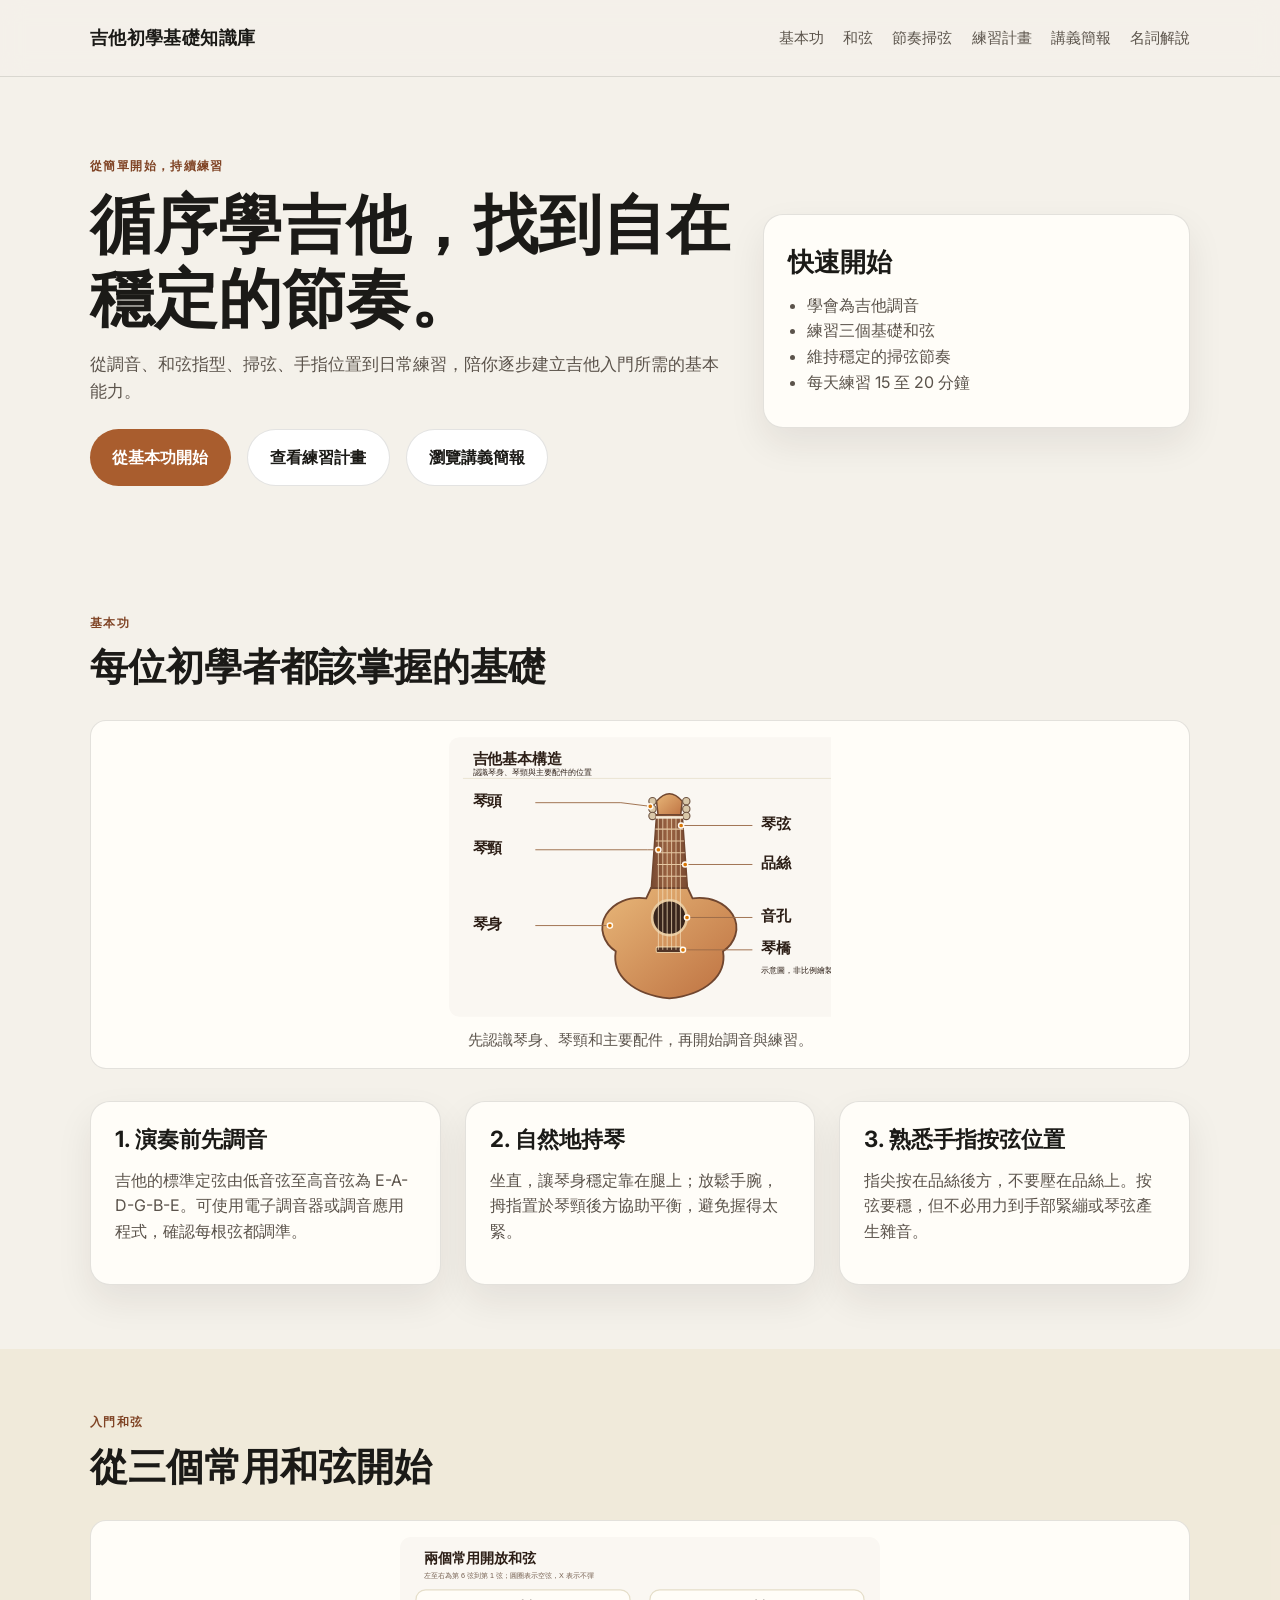
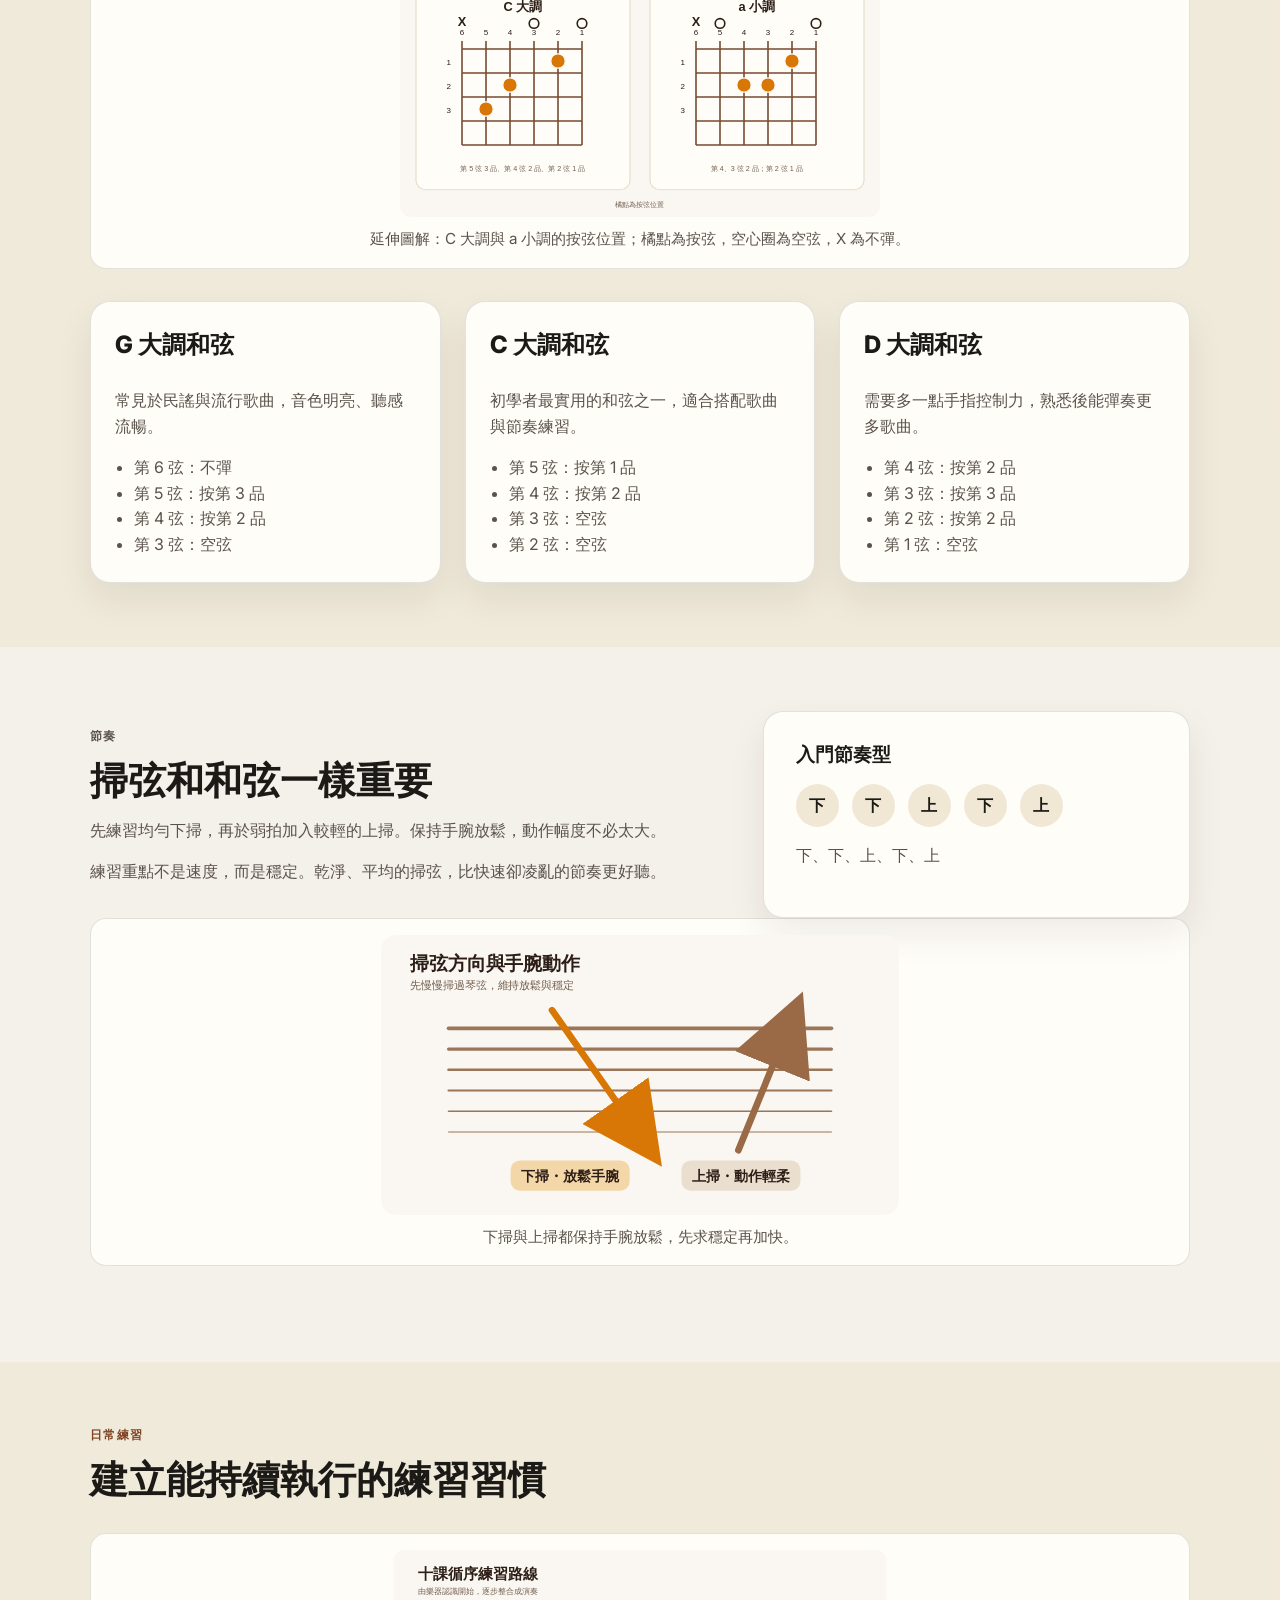
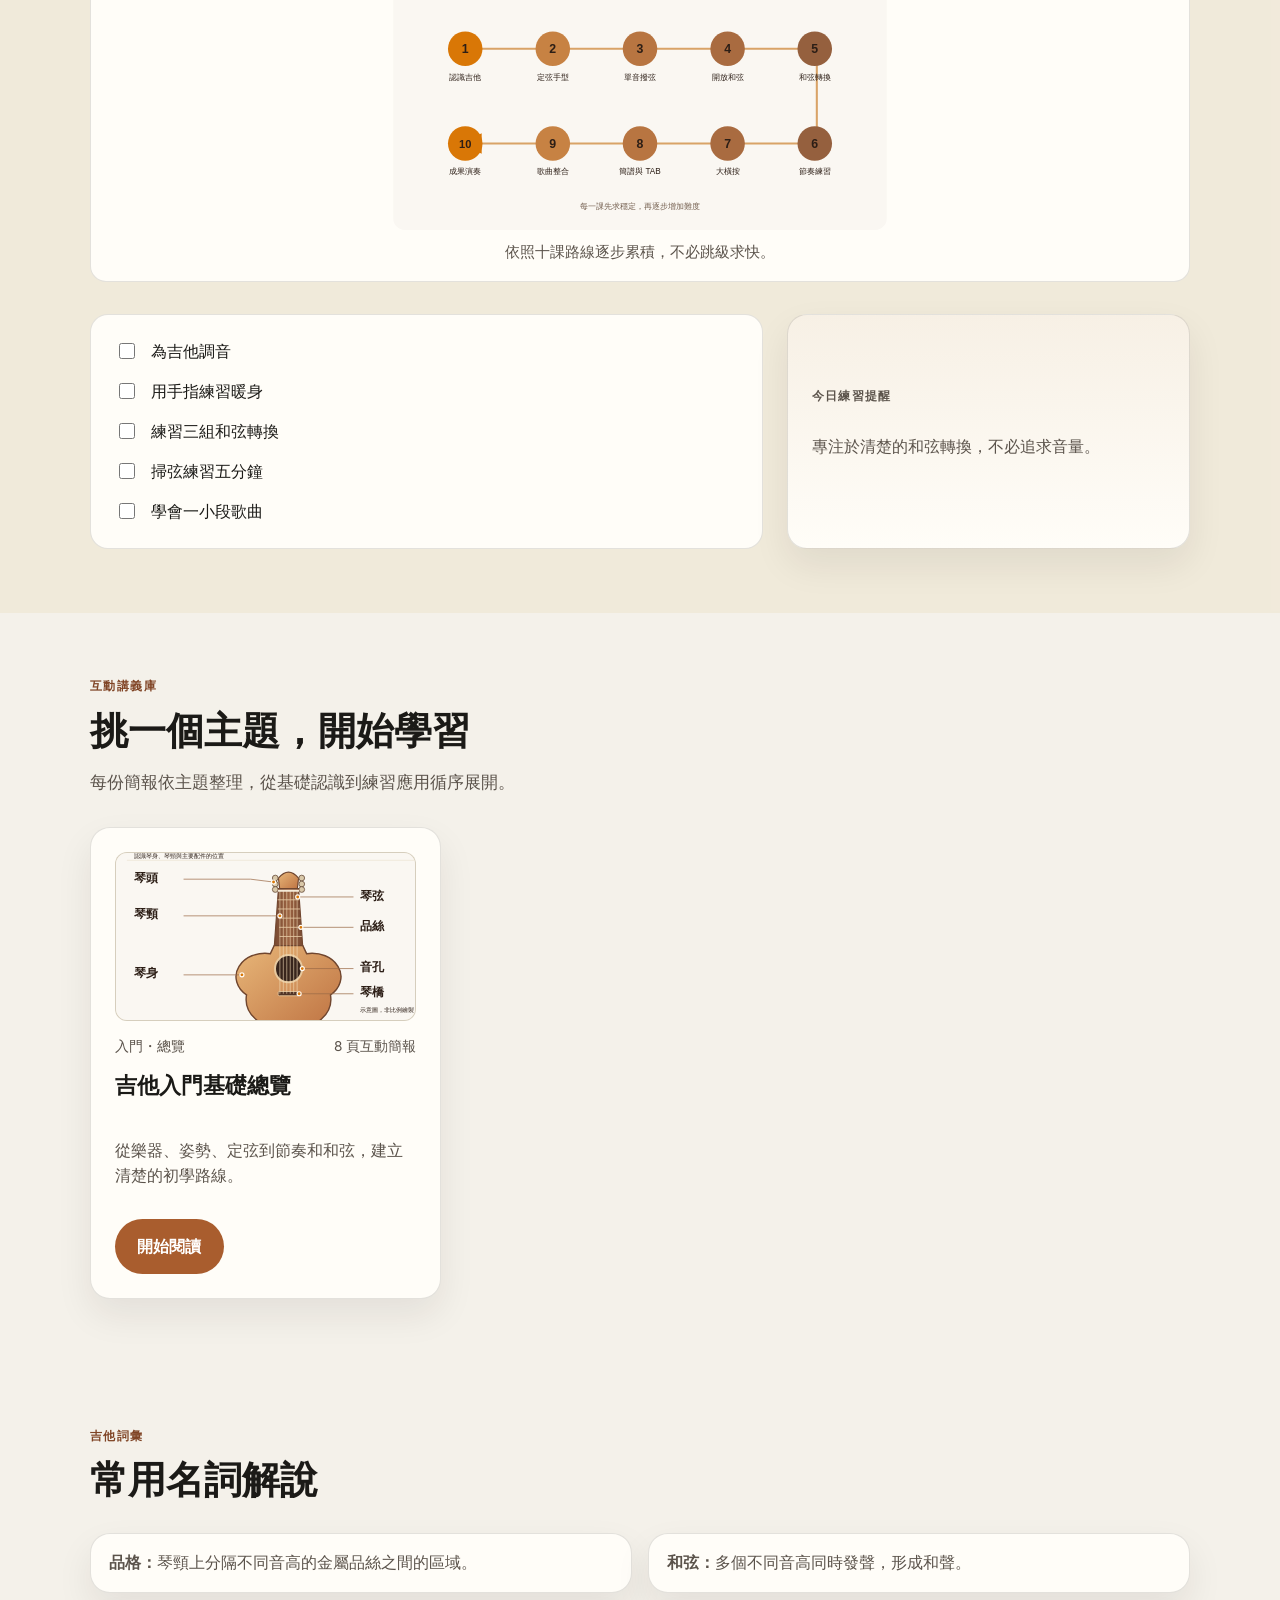
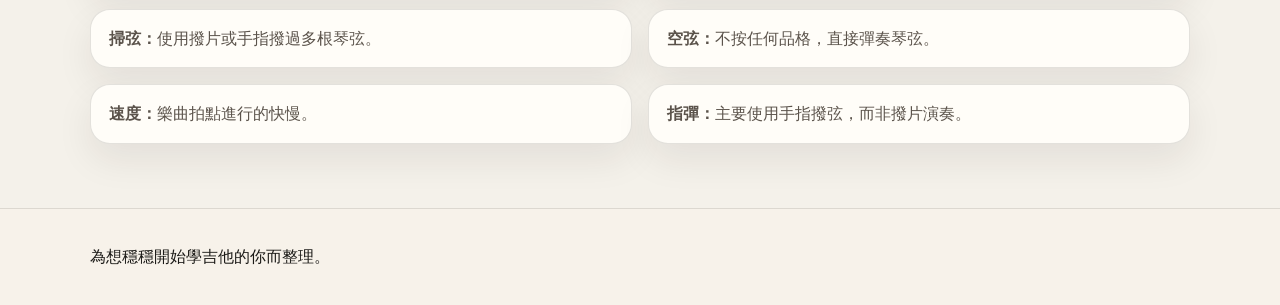
<file: index.html>
<!DOCTYPE html>
<html lang="zh-Hant">
  <head>
    <meta charset="UTF-8" />
    <meta name="viewport" content="width=device-width, initial-scale=1.0" />
    <title>吉他初學基礎知識庫</title>
    <meta
      name="description"
      content="以繁體中文整理吉他入門、和弦、掃弦、調音與練習方法。"
    />
    <link rel="preconnect" href="https://fonts.googleapis.com" />
    <link rel="preconnect" href="https://fonts.gstatic.com" crossorigin />
    <link
      href="https://fonts.googleapis.com/css2?family=Inter:wght@400;500;600;700;800&display=swap"
      rel="stylesheet"
    />
    <link rel="stylesheet" href="styles.css" />
  </head>
  <body>
    <header class="site-header">
      <div class="container nav">
        <div class="brand">吉他初學基礎知識庫</div>
        <nav class="nav-links" aria-label="主導覽">
          <a href="#basics">基本功</a>
          <a href="#chords">和弦</a>
          <a href="#strumming">節奏掃弦</a>
          <a href="#routine">練習計畫</a>
          <a href="#presentations">講義簡報</a>
          <a href="#glossary">名詞解說</a>
        </nav>
      </div>
    </header>

    <main>
      <section class="hero">
        <div class="container hero-grid">
          <div>
            <p class="eyebrow">從簡單開始，持續練習</p>
            <h1>循序學吉他，找到自在穩定的節奏。</h1>
            <p class="lead">
              從調音、和弦指型、掃弦、手指位置到日常練習，陪你逐步建立吉他入門所需的基本能力。
            </p>
            <div class="hero-actions">
              <a class="button primary" href="#basics">從基本功開始</a>
              <a class="button secondary" href="#routine">查看練習計畫</a>
              <a class="button secondary" href="#presentations">瀏覽講義簡報</a>
            </div>
          </div>
          <div class="hero-card">
            <h2>快速開始</h2>
            <ul>
              <li>學會為吉他調音</li>
              <li>練習三個基礎和弦</li>
              <li>維持穩定的掃弦節奏</li>
              <li>每天練習 15 至 20 分鐘</li>
            </ul>
          </div>
        </div>
      </section>

      <section id="basics" class="content-section">
        <div class="container">
          <div class="section-heading">
            <p class="eyebrow">基本功</p>
            <h2>每位初學者都該掌握的基礎</h2>
          </div>

          <figure class="topic-illustration is-wide">
            <img src="wiki/assets/吉他基本構造示意圖.svg" alt="吉他構造圖，標示琴頭、琴頸、琴身、琴弦、品絲、音孔與琴橋" />
            <figcaption>先認識琴身、琴頸和主要配件，再開始調音與練習。</figcaption>
          </figure>

          <div class="card-grid">
            <article class="info-card">
              <h3>1. 演奏前先調音</h3>
              <p>
                吉他的標準定弦由低音弦至高音弦為 E-A-D-G-B-E。可使用電子調音器或調音應用程式，確認每根弦都調準。
              </p>
            </article>

            <article class="info-card">
              <h3>2. 自然地持琴</h3>
              <p>
                坐直，讓琴身穩定靠在腿上；放鬆手腕，拇指置於琴頸後方協助平衡，避免握得太緊。
              </p>
            </article>

            <article class="info-card">
              <h3>3. 熟悉手指按弦位置</h3>
              <p>
                指尖按在品絲後方，不要壓在品絲上。按弦要穩，但不必用力到手部緊繃或琴弦產生雜音。
              </p>
            </article>
          </div>
        </div>
      </section>

      <section id="chords" class="content-section alt">
        <div class="container">
          <div class="section-heading">
            <p class="eyebrow">入門和弦</p>
            <h2>從三個常用和弦開始</h2>
          </div>

          <figure class="topic-illustration is-wide">
            <img src="wiki/assets/C與Am開放和弦圖.svg" alt="C 大調與 a 小調開放和弦指板圖，標示空弦、不彈弦與按弦位置" />
            <figcaption>延伸圖解：C 大調與 a 小調的按弦位置；橘點為按弦，空心圈為空弦，X 為不彈。</figcaption>
          </figure>

          <div class="card-grid chords-grid">
            <article class="chord-card">
              <span class="chord-name">G 大調和弦</span>
              <p>常見於民謠與流行歌曲，音色明亮、聽感流暢。</p>
              <ul>
                <li>第 6 弦：不彈</li>
                <li>第 5 弦：按第 3 品</li>
                <li>第 4 弦：按第 2 品</li>
                <li>第 3 弦：空弦</li>
              </ul>
            </article>

            <article class="chord-card">
              <span class="chord-name">C 大調和弦</span>
              <p>初學者最實用的和弦之一，適合搭配歌曲與節奏練習。</p>
              <ul>
                <li>第 5 弦：按第 1 品</li>
                <li>第 4 弦：按第 2 品</li>
                <li>第 3 弦：空弦</li>
                <li>第 2 弦：空弦</li>
              </ul>
            </article>

            <article class="chord-card">
              <span class="chord-name">D 大調和弦</span>
              <p>需要多一點手指控制力，熟悉後能彈奏更多歌曲。</p>
              <ul>
                <li>第 4 弦：按第 2 品</li>
                <li>第 3 弦：按第 3 品</li>
                <li>第 2 弦：按第 2 品</li>
                <li>第 1 弦：空弦</li>
              </ul>
            </article>
          </div>
        </div>
      </section>

      <section id="strumming" class="content-section">
        <div class="container">
          <div class="two-column">
            <div>
              <p class="eyebrow">節奏</p>
              <h2>掃弦和和弦一樣重要</h2>
              <p>
                先練習均勻下掃，再於弱拍加入較輕的上掃。保持手腕放鬆，動作幅度不必太大。
              </p>
              <p>
                練習重點不是速度，而是穩定。乾淨、平均的掃弦，比快速卻凌亂的節奏更好聽。
              </p>
            </div>
            <div class="pattern-box">
              <h3>入門節奏型</h3>
              <div class="pattern">
                <span>下</span>
                <span>下</span>
                <span>上</span>
                <span>下</span>
                <span>上</span>
              </div>
              <p>下、下、上、下、上</p>
            </div>
          </div>
          <figure class="topic-illustration is-wide">
            <img src="wiki/assets/上下掃弦方向圖.svg" alt="吉他六根弦上的下掃與上掃方向，以及放鬆手腕的提示" />
            <figcaption>下掃與上掃都保持手腕放鬆，先求穩定再加快。</figcaption>
          </figure>
        </div>
      </section>

      <section id="routine" class="content-section alt">
        <div class="container">
          <div class="section-heading">
            <p class="eyebrow">日常練習</p>
            <h2>建立能持續執行的練習習慣</h2>
          </div>

          <figure class="topic-illustration is-wide">
            <img src="wiki/assets/十課循序練習路線圖.svg" alt="吉他初學十課路線，從認識樂器逐步到歌曲整合與成果演奏" />
            <figcaption>依照十課路線逐步累積，不必跳級求快。</figcaption>
          </figure>

          <div class="routine-wrap">
            <div class="routine-list" id="practice-list">
              <label><input type="checkbox" /> 為吉他調音</label>
              <label><input type="checkbox" /> 用手指練習暖身</label>
              <label><input type="checkbox" /> 練習三組和弦轉換</label>
              <label><input type="checkbox" /> 掃弦練習五分鐘</label>
              <label><input type="checkbox" /> 學會一小段歌曲</label>
            </div>
            <aside class="tip-card">
              <p class="eyebrow">今日練習提醒</p>
              <p id="tip-text">專注於清楚的和弦轉換，不必追求音量。</p>
            </aside>
          </div>
        </div>
      </section>

      <section id="presentations" class="content-section">
        <div class="container">
          <div class="section-heading">
            <p class="eyebrow">互動講義庫</p>
            <h2>挑一個主題，開始學習</h2>
            <p class="lead">每份簡報依主題整理，從基礎認識到練習應用循序展開。</p>
          </div>

          <div class="card-grid presentation-grid">
            <article class="info-card presentation-card">
              <a href="outputs/2026-11-17-%E5%90%89%E4%BB%96%E5%85%A5%E9%96%80%E5%9F%BA%E7%A4%8E%E7%B8%BD%E8%A6%BD/presentation.html" aria-label="開啟吉他入門基礎總覽簡報">
                <img src="wiki/assets/吉他基本構造示意圖.svg" alt="吉他琴頭、琴頸、琴身、琴弦、品絲、音孔與琴橋構造示意圖" />
              </a>
              <div class="presentation-meta">
                <span>入門・總覽</span>
                <span>8 頁互動簡報</span>
              </div>
              <h3>吉他入門基礎總覽</h3>
              <p>從樂器、姿勢、定弦到節奏和和弦，建立清楚的初學路線。</p>
              <a class="button primary" href="outputs/2026-11-17-%E5%90%89%E4%BB%96%E5%85%A5%E9%96%80%E5%9F%BA%E7%A4%8E%E7%B8%BD%E8%A6%BD/presentation.html">開始閱讀</a>
            </article>
          </div>
        </div>
      </section>

      <section id="glossary" class="content-section">
        <div class="container">
          <div class="section-heading">
            <p class="eyebrow">吉他詞彙</p>
            <h2>常用名詞解說</h2>
          </div>

          <div class="glossary-grid">
            <div class="term"><strong>品格：</strong>琴頸上分隔不同音高的金屬品絲之間的區域。</div>
            <div class="term"><strong>和弦：</strong>多個不同音高同時發聲，形成和聲。</div>
            <div class="term"><strong>掃弦：</strong>使用撥片或手指撥過多根琴弦。</div>
            <div class="term"><strong>空弦：</strong>不按任何品格，直接彈奏琴弦。</div>
            <div class="term"><strong>速度：</strong>樂曲拍點進行的快慢。</div>
            <div class="term"><strong>指彈：</strong>主要使用手指撥弦，而非撥片演奏。</div>
          </div>
        </div>
      </section>
    </main>

    <footer class="site-footer">
      <div class="container footer-inner">
        <p>為想穩穩開始學吉他的你而整理。</p>
      </div>
    </footer>

    <script src="script.js"></script>
  </body>
</html>
</file>
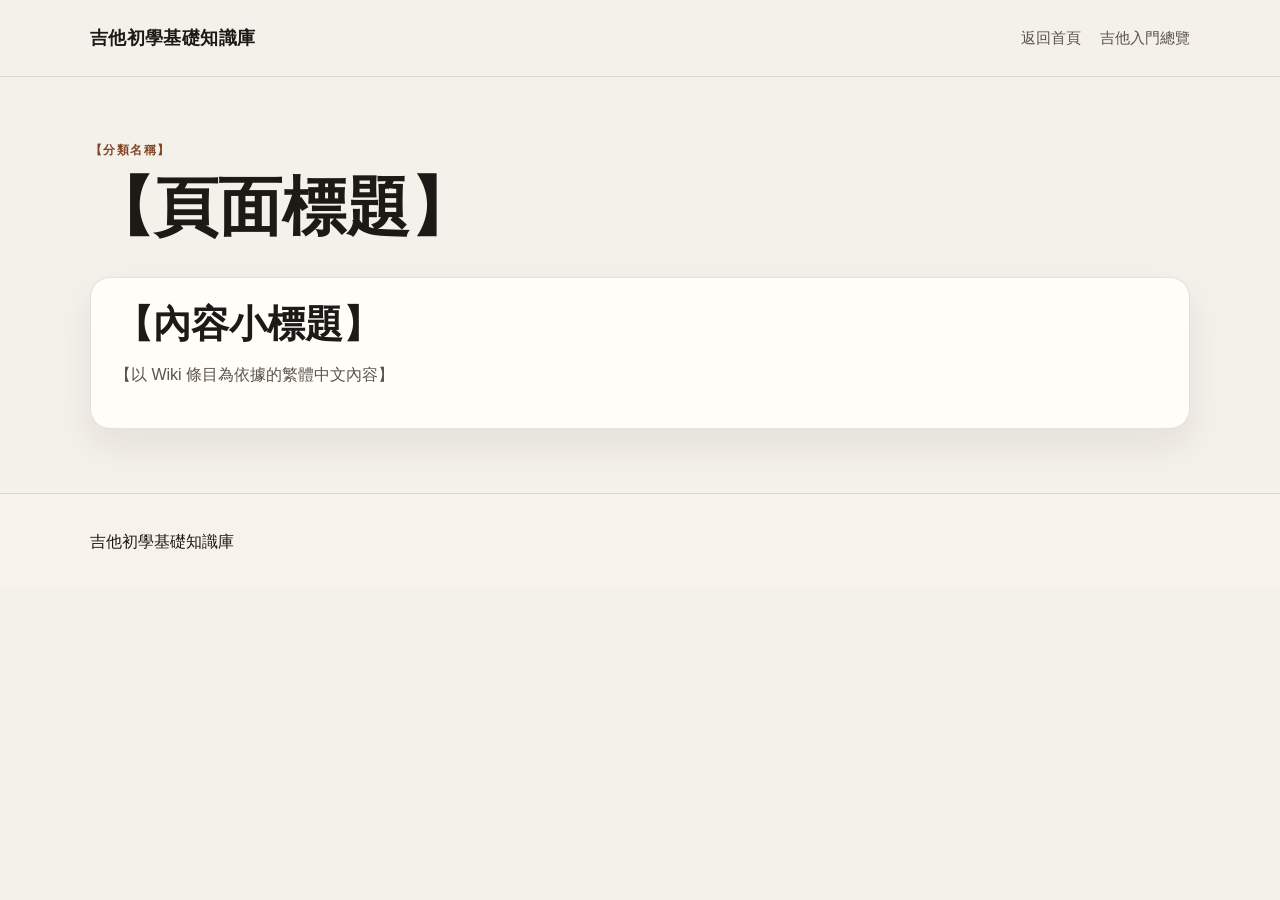
<file: templates/standalone-page.html>
<!DOCTYPE html>
<html lang="zh-Hant">
  <head>
    <meta charset="UTF-8" />
    <meta name="viewport" content="width=device-width, initial-scale=1.0" />
    <title>【頁面標題】｜吉他初學基礎知識庫</title>
    <meta name="description" content="【以繁體中文撰寫的頁面摘要】" />
    <link rel="stylesheet" href="../styles.css" />
  </head>
  <body>
    <header class="site-header">
      <div class="container nav">
        <a class="brand" href="../index.html">吉他初學基礎知識庫</a>
        <nav class="nav-links" aria-label="主導覽">
          <a href="../index.html">返回首頁</a>
          <a href="../index.html#basics">吉他入門總覽</a>
        </nav>
      </div>
    </header>

    <main>
      <section class="content-section">
        <div class="container">
          <div class="section-heading">
            <p class="eyebrow">【分類名稱】</p>
            <h1>【頁面標題】</h1>
          </div>
          <article class="info-card">
            <h2>【內容小標題】</h2>
            <p>【以 Wiki 條目為依據的繁體中文內容】</p>
          </article>
        </div>
      </section>
    </main>

    <footer class="site-footer">
      <div class="container footer-inner">
        <p>吉他初學基礎知識庫</p>
      </div>
    </footer>
  </body>
</html>
</file>
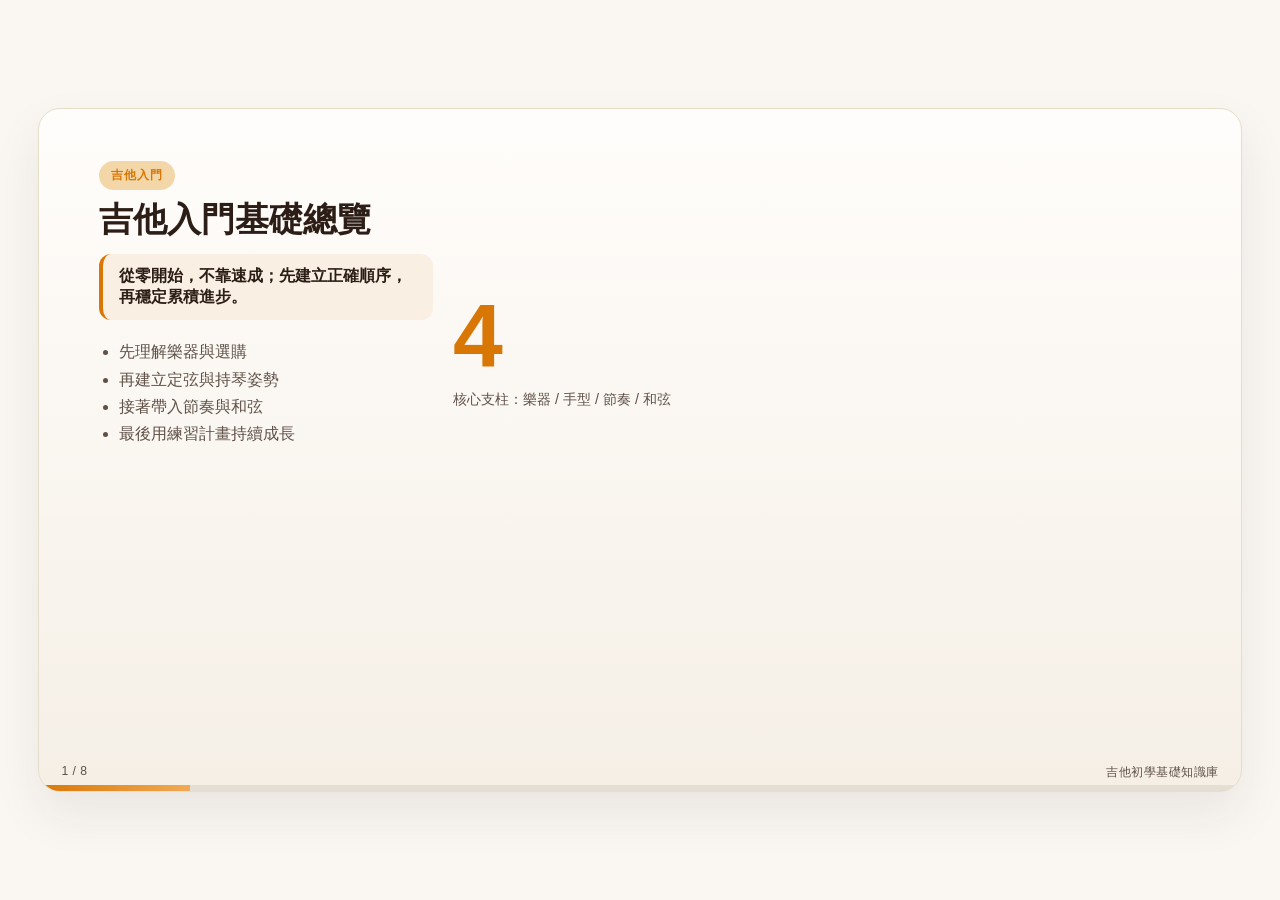
<file: outputs/2026-11-17-吉他入門基礎總覽/presentation.html>
<!DOCTYPE html>
<html lang="zh-Hant">
<head>
  <meta charset="UTF-8" />
  <meta name="viewport" content="width=device-width, initial-scale=1.0" />
  <title>吉他入門基礎總覽</title>
  <style>
    :root {
      --bg: #FAF7F2;
      --card: #FFFFFF;
      --line: #E5DEC9;
      --ink: #2C1E16;
      --muted: #5F5148;
      --accent: #D97706;
      --accent-soft: #F4D7A8;
      --warning: #B91C1C;
    }

    * { box-sizing: border-box; }
    html, body {
      margin: 0;
      height: 100%;
      background: var(--bg);
      color: var(--ink);
      font-family: "Segoe UI", "Microsoft JhengHei", sans-serif;
      overflow: hidden;
    }

    body {
      display: flex;
      align-items: center;
      justify-content: center;
    }

    .deck {
      width: min(94vw, 1280px);
      height: min(76vh, 720px);
      background: linear-gradient(180deg, #fffdfb 0%, #f5efe6 100%);
      border: 1px solid var(--line);
      border-radius: 22px;
      overflow: hidden;
      box-shadow: 0 22px 50px rgba(44, 30, 22, 0.08);
      position: relative;
    }

    .slide {
      position: absolute;
      inset: 0;
      padding: 52px 60px 68px;
      display: none;
      grid-template-rows: auto 1fr auto;
    }

    .slide.active {
      display: grid;
    }

    .slide-tag {
      display: inline-block;
      background: var(--accent-soft);
      color: var(--accent);
      font-weight: 700;
      border-radius: 999px;
      padding: 6px 12px;
      font-size: 12px;
      letter-spacing: 0.08em;
      text-transform: uppercase;
      margin-bottom: 10px;
    }

    h1, h2, h3 { margin: 0; }
    h1 {
      font-size: clamp(2.1rem, 2.5vw, 3.2rem);
      line-height: 1.2;
      margin-bottom: 14px;
    }
    h2 {
      font-size: clamp(1.8rem, 2.2vw, 2.8rem);
      line-height: 1.2;
      margin-bottom: 14px;
    }

    .content {
      display: grid;
      gap: 18px;
      align-content: start;
    }

    .slide-visual {
      margin: 0;
      text-align: center;
    }

    .slide-visual img {
      display: block;
      width: min(100%, 900px);
      max-height: 220px;
      object-fit: contain;
      margin: 0 auto;
    }

    .slide-visual.tall img {
      max-height: 280px;
    }

    .slide-visual figcaption {
      margin-top: 4px;
      color: var(--muted);
      font-size: 0.82rem;
    }

    .hero {
      grid-template-columns: 1.3fr 0.7fr;
      gap: 24px;
      align-items: center;
    }

    .hero-box {
      display: grid;
      grid-template-columns: 1fr 1fr;
      gap: 20px;
      align-items: center;
    }

    .card-grid {
      display: grid;
      grid-template-columns: repeat(3, minmax(0, 1fr));
      gap: 16px;
    }

    .card-grid.two {
      grid-template-columns: repeat(2, minmax(0, 1fr));
    }

    .anatomy-layout {
      grid-template-columns: minmax(0, 1.15fr) minmax(300px, 0.85fr);
      align-items: center;
    }

    .anatomy-figure {
      margin: 0;
      min-width: 0;
    }

    .anatomy-figure img {
      display: block;
      width: 100%;
      max-height: 430px;
      object-fit: contain;
    }

    .anatomy-figure figcaption {
      margin-top: 6px;
      color: var(--muted);
      font-size: 0.82rem;
      text-align: center;
    }

    .anatomy-copy {
      display: grid;
      gap: 12px;
    }

    .card {
      background: rgba(255,255,255,0.8);
      border: 1px solid var(--line);
      border-radius: 18px;
      padding: 18px 20px;
      box-shadow: 0 10px 18px rgba(44,30,22,0.03);
    }

    .card h3 {
      font-size: 1.12rem;
      margin-bottom: 10px;
    }

    .card p, .card li, .bullet, .notes {
      color: var(--muted);
      line-height: 1.7;
      font-size: 1rem;
    }

    ul {
      margin: 0;
      padding-left: 1.2rem;
    }

    .note {
      background: rgba(217, 119, 6, 0.08);
      border-left: 4px solid var(--accent);
      border-radius: 12px;
      padding: 12px 16px;
      color: var(--ink);
      font-weight: 600;
    }

    .warning {
      background: rgba(185, 28, 28, 0.06);
      border-left: 4px solid var(--warning);
      border-radius: 12px;
      padding: 12px 16px;
      color: var(--warning);
      font-weight: 700;
    }

    .big-number {
      font-size: clamp(4rem, 7vw, 8rem);
      font-weight: 800;
      color: var(--accent);
      line-height: 1;
      margin: 0;
    }

    .mini {
      font-size: 0.9rem;
      color: var(--muted);
      margin-top: 8px;
    }

    .progress {
      position: absolute;
      left: 0;
      right: 0;
      bottom: 0;
      height: 6px;
      background: rgba(44,30,22,0.08);
    }

    .progress-bar {
      width: 0%;
      height: 100%;
      background: linear-gradient(90deg, var(--accent) 0%, #f0aa54 100%);
      transition: width 0.25s ease;
    }

    .footer {
      position: absolute;
      left: 0;
      right: 0;
      bottom: 10px;
      display: flex;
      justify-content: space-between;
      padding: 0 22px;
      color: var(--muted);
      font-size: 0.76rem;
      letter-spacing: 0.04em;
    }

    .speaker {
      position: absolute;
      top: 14px;
      right: 18px;
      display: none;
      max-width: 320px;
      background: rgba(255,255,255,0.82);
      border: 1px solid var(--line);
      border-radius: 12px;
      padding: 10px 12px;
      color: var(--muted);
      font-size: 0.82rem;
      line-height: 1.6;
      box-shadow: 0 10px 18px rgba(44,30,22,0.04);
    }

    .speaker.visible {
      display: block;
    }

    .actions {
      display: flex;
      gap: 12px;
      flex-wrap: wrap;
      margin-top: 16px;
    }

    button {
      appearance: none;
      border: none;
      background: var(--accent);
      color: #fff;
      border-radius: 10px;
      padding: 10px 16px;
      font-weight: 700;
      cursor: pointer;
    }

    button.secondary {
      background: #fff;
      color: var(--ink);
      border: 1px solid var(--line);
    }

    @media (max-width: 900px) {
      .deck { width: 96vw; height: 82vh; }
      .slide { padding: 34px 22px 62px; }
      .hero, .hero-box, .card-grid, .card-grid.two { grid-template-columns: 1fr; }
      .anatomy-layout { grid-template-columns: 1fr; gap: 10px; overflow: auto; }
      .anatomy-figure img { max-height: 250px; }
      .slide-visual img { max-height: 170px; }
      .slide-visual.tall img { max-height: 220px; }
    }
  </style>
</head>
<body>
  <div class="deck">
    <div class="slide active">
      <div>
        <div class="slide-tag">吉他入門</div>
        <h1>吉他入門基礎總覽</h1>
      </div>
      <div class="content hero">
        <div class="hero-box">
          <div>
            <div class="note">從零開始，不靠速成；先建立正確順序，再穩定累積進步。</div>
            <ul class="bullet" style="margin-top: 18px;">
              <li>先理解樂器與選購</li>
              <li>再建立定弦與持琴姿勢</li>
              <li>接著帶入節奏與和弦</li>
              <li>最後用練習計畫持續成長</li>
            </ul>
          </div>
          <div>
            <p class="big-number">4</p>
            <div class="mini">核心支柱：樂器 / 手型 / 節奏 / 和弦</div>
          </div>
        </div>
      </div>
      <div class="speaker">講者備忘錄：學吉他最怕的不是難，而是沒有正確順序。</div>
    </div>

    <div class="slide">
      <div>
        <div class="slide-tag">樂器</div>
        <h2>先認識樂器：你手上的工具是什麼</h2>
      </div>
      <div class="content anatomy-layout">
        <figure class="anatomy-figure">
          <img src="assets/吉他基本構造示意圖.svg" alt="吉他構造示意圖，標示琴頭、琴頸、琴身、琴弦、品絲、音孔與琴橋" />
          <figcaption>吉他基本構造示意圖（非比例繪製）</figcaption>
        </figure>
        <div class="anatomy-copy">
          <div class="card">
            <h3>核心構造</h3>
            <ul>
              <li>琴身：影響共鳴與音色</li>
              <li>琴頸與品絲：提供按弦位置</li>
              <li>琴弦：振動發聲，決定音高</li>
              <li>音孔與琴橋：木吉他的重要構造</li>
            </ul>
          </div>
          <div class="card">
            <h3>三大琴種</h3>
            <ul>
              <li>民謠吉他：適合自學與自彈自唱</li>
              <li>電吉他：音色變化多，常搭配擴音器</li>
              <li>古典吉他：尼龍弦，音色柔和</li>
            </ul>
          </div>
        </div>
      </div>
      <div class="speaker">講者備忘錄：選購時不要只看價格，真正重要的是是否適合你的手型和練習習慣。</div>
    </div>

    <div class="slide">
      <div>
        <div class="slide-tag">基礎</div>
        <h2>定弦與持琴：穩定的開始，不靠硬撐</h2>
      </div>
      <div class="content">
        <figure class="slide-visual">
          <img src="../../wiki/assets/標準定弦六弦圖.svg" alt="吉他六根弦由低音至高音的標準音名排列" />
          <figcaption>由低音弦至高音弦：E、A、D、G、B、E</figcaption>
        </figure>
        <div class="card-grid">
          <div class="card">
            <h3>標準定弦</h3>
            <p>E-A-D-G-B-E</p>
          </div>
          <div class="card">
            <h3>五品調音法</h3>
            <p>利用品位與下一根空弦的關係做相對校準。</p>
          </div>
          <div class="card">
            <h3>三點持琴法</h3>
            <p>背部、腿部與手臂共同支撐，減少緊張。</p>
          </div>
        </div>
      </div>
      <div class="speaker">講者備忘錄：姿勢不對，後面的技巧會一直受限。</div>
    </div>

    <div class="slide">
      <div>
        <div class="slide-tag">技巧</div>
        <h2>右手與左手的分工：手型決定聲音品質</h2>
      </div>
      <div class="content">
        <figure class="slide-visual">
          <img src="../../wiki/assets/上下掃弦方向圖.svg" alt="下掃與上掃方向及放鬆手腕的提示圖" />
          <figcaption>先讓手腕保持自然，再練習穩定掃過琴弦</figcaption>
        </figure>
        <div class="card-grid two">
          <div class="card">
            <h3>左手</h3>
            <ul>
              <li>用指尖按弦</li>
              <li>避免整掌壓琴頸</li>
              <li>用最小力量完成清晰發音</li>
            </ul>
          </div>
          <div class="card">
            <h3>右手</h3>
            <ul>
              <li>先求穩，不求大聲</li>
              <li>手腕自然鬆開</li>
              <li>節奏感優先於音量</li>
            </ul>
          </div>
        </div>
      </div>
      <div class="speaker">講者備忘錄：音量太大常常代表力量不對，而不是技術更進步。</div>
    </div>

    <div class="slide">
      <div>
        <div class="slide-tag">和弦</div>
        <h2>和弦與樂理：從最實用的開放和弦開始</h2>
      </div>
      <div class="content">
        <figure class="slide-visual tall">
          <img src="../../wiki/assets/C與Am開放和弦圖.svg" alt="C 大調與 a 小調開放和弦的六弦指板按法圖" />
          <figcaption>先對照每根弦，再逐一確認按弦聲音清楚</figcaption>
        </figure>
        <div class="card-grid two">
          <div class="card">
            <h3>C 大調</h3>
            <p>明亮、穩定，適合初學者練習。</p>
          </div>
          <div class="card">
            <h3>a 小調</h3>
            <p>音色柔和，和 C 大調搭配自然。</p>
          </div>
        </div>
      </div>
      <div class="speaker">講者備忘錄：先學會用，才能再談進階。</div>
    </div>

    <div class="slide">
      <div>
        <div class="slide-tag">理論</div>
        <h2>譜面與節奏：把聲音變成可重複的技能</h2>
      </div>
      <div class="content">
        <figure class="slide-visual tall">
          <img src="../../wiki/assets/TAB六線譜讀法圖.svg" alt="TAB 六線譜上弦線與品位數字的示意圖" />
          <figcaption>先辨認弦序，再依數字讀取品位</figcaption>
        </figure>
        <div class="card-grid">
          <div class="card">
            <h3>簡譜</h3>
            <p>理解音名與音符時值，建立節奏感。</p>
          </div>
          <div class="card">
            <h3>TAB</h3>
            <p>知道哪一弦、哪一格、怎麼按。</p>
          </div>
          <div class="card">
            <h3>和弦圖</h3>
            <p>理解整體和弦結構與按法位置。</p>
          </div>
        </div>
      </div>
      <div class="speaker">講者備忘錄：讀譜不是靠背，而是靠理解一個小間隔接著理解下一個。</div>
    </div>

    <div class="slide">
      <div>
        <div class="slide-tag">練習</div>
        <h2>練習路線：穩定累積才是真正的成長</h2>
      </div>
      <div class="content">
        <figure class="slide-visual tall">
          <img src="../../wiki/assets/十課循序練習路線圖.svg" alt="從認識吉他到成果演奏的十課循序練習流程" />
          <figcaption>依照十課路線逐步累積技能，不必跳級求快</figcaption>
        </figure>
        <div class="card">
          <ul>
            <li>先定弦與手型</li>
            <li>再練撥弦與掃弦</li>
            <li>再建立 C/a 和弦轉換</li>
            <li>最後以短歌與節奏整合進階</li>
          </ul>
        </div>
      </div>
      <div class="speaker">講者備忘錄：每天 15～20 分鐘、長期穩定，比一次猛練更有價值。</div>
    </div>

    <div class="slide">
      <div>
        <div class="slide-tag">結論</div>
        <h2>真正的吉他入門不是學很多，而是學得穩定</h2>
      </div>
      <div class="content">
        <div class="warning">先穩定，再擴張；先理解，再動手；先持續，再進階。</div>
        <div class="actions">
          <button onclick="downloadMd()">下載原始草稿（Markdown）</button>
          <button class="secondary" onclick="copyWikiInstruction()">複製知識庫整理指令</button>
        </div>
      </div>
      <div class="speaker">講者備忘錄：真正的入門，是讓技術可重複、讓練習可持續。</div>
    </div>

    <div class="progress"><div class="progress-bar" id="progressBar"></div></div>
    <div class="footer">
      <span id="pageLabel">1 / 8</span>
      <span>吉他初學基礎知識庫</span>
    </div>
  </div>

  <script>
    const slides = Array.from(document.querySelectorAll('.slide'));
    const pageLabel = document.getElementById('pageLabel');
    const progressBar = document.getElementById('progressBar');
    const speakerEls = Array.from(document.querySelectorAll('.speaker'));
    let index = 0;
    let notesVisible = false;

    function render() {
      slides.forEach((slide, i) => slide.classList.toggle('active', i === index));
      pageLabel.textContent = `${index + 1} / ${slides.length}`;
      progressBar.style.width = `${((index + 1) / slides.length) * 100}%`;
      speakerEls.forEach((ele) => {
        ele.classList.toggle('visible', notesVisible);
      });
    }

    function next() {
      index = (index + 1) % slides.length;
      render();
    }

    function prev() {
      index = (index - 1 + slides.length) % slides.length;
      render();
    }

    function toggleNotes() {
      notesVisible = !notesVisible;
      render();
    }

    document.addEventListener('keydown', (event) => {
      if (event.key === 'ArrowRight' || event.key === 'PageDown') next();
      if (event.key === 'ArrowLeft' || event.key === 'PageUp') prev();
      if (event.key.toLowerCase() === 's') toggleNotes();
    });

    function downloadMd() {
      const content = '# 吉他入門基礎總覽\n\n請將這份草稿整理成知識庫條目，補上標準 YAML 頁面資訊，並連結相關來源與知識條目。\n\n參考頁面：學習地圖總覽、知識庫總目錄、音伴吉他入門零基礎自學教程、音伴十課初學循序練習課表。\n';
      const blob = new Blob([content], { type: 'text/markdown;charset=utf-8' });
      const url = URL.createObjectURL(blob);
      const a = document.createElement('a');
      a.href = url;
      a.download = '吉他入門基礎總覽.md';
      a.click();
      URL.revokeObjectURL(url);
    }

    function copyWikiInstruction() {
      const instruction = '請依據這份草稿建立或更新繁體中文知識庫條目，補上標準頁面資訊、來源引用與相關雙向連結。';
      navigator.clipboard.writeText(instruction);
      alert('已複製知識庫整理指令。');
    }

    render();
  </script>
</body>
</html>
</file>
<file: styles.css>
:root {
  --bg: #f4f1ea;
  --panel: #fffdf8;
  --panel-alt: #f0e7d5;
  --ink: #1b1a17;
  --muted: #5b534b;
  --accent: #a95d2e;
  --accent-dark: #7f4324;
  --highlight: #d3b18a;
  --line: rgba(27, 26, 23, 0.12);
  --shadow: 0 16px 36px rgba(34, 26, 21, 0.08);
}

* {
  box-sizing: border-box;
}

html {
  scroll-behavior: smooth;
}

body {
  margin: 0;
  font-family: "Inter", sans-serif;
  background: var(--bg);
  color: var(--ink);
  line-height: 1.6;
}

a {
  color: inherit;
  text-decoration: none;
}

img {
  max-width: 100%;
  display: block;
}

.container {
  width: min(1100px, calc(100% - 2rem));
  margin: 0 auto;
}

.site-header {
  backdrop-filter: blur(12px);
  background: rgba(244, 241, 234, 0.8);
  border-bottom: 1px solid var(--line);
  position: sticky;
  top: 0;
  z-index: 10;
}

.nav {
  display: flex;
  align-items: center;
  justify-content: space-between;
  min-height: 76px;
}

.brand {
  font-size: 1.15rem;
  font-weight: 800;
  letter-spacing: 0.02em;
}

.nav-links {
  display: flex;
  gap: 1.2rem;
  font-size: 0.95rem;
  color: var(--muted);
}

.nav-links a:hover {
  color: var(--ink);
}

.hero {
  padding: 5rem 0 4rem;
}

.hero-grid {
  display: grid;
  grid-template-columns: 1.5fr 1fr;
  gap: 2rem;
  align-items: center;
}

.eyebrow {
  margin: 0 0 0.75rem;
  color: var(--accent-dark);
  font-weight: 700;
  letter-spacing: 0.12em;
  text-transform: uppercase;
  font-size: 0.72rem;
}

h1,
h2,
h3 {
  margin-top: 0;
  line-height: 1.15;
}

h1 {
  font-size: clamp(2.4rem, 5vw, 4.2rem);
  margin-bottom: 1rem;
}

h2 {
  font-size: clamp(2rem, 3vw, 2.7rem);
  margin-bottom: 1rem;
}

.lead {
  max-width: 62ch;
  font-size: 1.05rem;
  color: var(--muted);
}

.hero-actions {
  display: flex;
  gap: 1rem;
  margin-top: 1.5rem;
  flex-wrap: wrap;
}

.button {
  display: inline-flex;
  align-items: center;
  justify-content: center;
  border-radius: 999px;
  padding: 0.9rem 1.4rem;
  font-weight: 700;
  transition: transform 0.2s ease;
}

.button:hover {
  transform: translateY(-1px);
}

.button.primary {
  background: var(--accent);
  color: white;
}

.button.secondary {
  background: white;
  border: 1px solid var(--line);
}

.hero-card,
.info-card,
.chord-card,
.pattern-box,
.tip-card,
.term {
  background: var(--panel);
  border: 1px solid var(--line);
  border-radius: 20px;
  box-shadow: var(--shadow);
}

.hero-card {
  padding: 2rem 1.5rem;
}

.hero-card h2 {
  font-size: 1.6rem;
  margin-bottom: 1rem;
}

.hero-card ul,
.chord-card ul {
  margin: 0;
  padding-left: 1.2rem;
  color: var(--muted);
}

.content-section {
  padding: 4rem 0;
}

.content-section.alt {
  background: rgba(240, 231, 213, 0.7);
}

.section-heading {
  margin-bottom: 2rem;
}

.topic-illustration {
  display: flex;
  align-items: center;
  gap: 1rem;
  margin: 0 0 2rem;
  padding: 1rem 1.25rem;
  background: var(--panel);
  border: 1px solid var(--line);
  border-radius: 16px;
}

.topic-illustration img {
  width: 96px;
  height: 96px;
  flex: 0 0 96px;
  object-fit: contain;
}

.topic-illustration figcaption {
  color: var(--muted);
  font-size: 0.95rem;
}

.topic-illustration.is-wide {
  display: grid;
  justify-items: center;
  gap: 0.65rem;
}

.topic-illustration.is-wide img {
  width: min(100%, 760px);
  height: auto;
  max-height: 280px;
  flex: initial;
  object-fit: contain;
}

.topic-illustration.is-wide figcaption {
  text-align: center;
}

.card-grid {
  display: grid;
  grid-template-columns: repeat(3, minmax(0, 1fr));
  gap: 1.5rem;
}

.info-card,
.chord-card {
  padding: 1.5rem;
}

.presentation-card {
  display: flex;
  flex-direction: column;
  gap: 0.9rem;
}

.presentation-card img {
  width: 100%;
  aspect-ratio: 16 / 9;
  object-fit: cover;
  border: 1px solid var(--line);
  border-radius: 12px;
  background: var(--panel-alt);
}

.presentation-meta {
  display: flex;
  justify-content: space-between;
  gap: 0.75rem;
  color: var(--muted);
  font-size: 0.85rem;
}

.presentation-card .button {
  align-self: flex-start;
  margin-top: auto;
}

.info-card h3,
.chord-card h3 {
  font-size: 1.4rem;
  margin-bottom: 0.6rem;
}

.info-card p,
.chord-card p,
.term,
.pattern-box p,
.tip-card p,
.two-column p {
  color: var(--muted);
}

.chord-name {
  display: inline-block;
  font-size: 1.5rem;
  font-weight: 800;
  margin-bottom: 0.5rem;
  color: var(--ink);
}

.two-column {
  display: grid;
  grid-template-columns: 1.2fr 0.8fr;
  gap: 2rem;
  align-items: center;
}

.pattern-box {
  padding: 2rem;
}

.pattern {
  display: flex;
  gap: 0.8rem;
  flex-wrap: wrap;
  margin: 1rem 0;
}

.pattern span {
  display: inline-flex;
  align-items: center;
  justify-content: center;
  width: 2.7rem;
  height: 2.7rem;
  border-radius: 50%;
  background: var(--panel-alt);
  font-weight: 800;
}

.routine-wrap {
  display: grid;
  grid-template-columns: 1.25fr 0.75fr;
  gap: 1.5rem;
}

.routine-list {
  display: grid;
  gap: 0.9rem;
  background: var(--panel);
  border: 1px solid var(--line);
  padding: 1.5rem;
  border-radius: 18px;
}

.routine-list label {
  display: flex;
  gap: 0.8rem;
  align-items: center;
  font-size: 1rem;
  color: var(--ink);
}

.routine-list input {
  width: 1rem;
  height: 1rem;
}

.tip-card {
  padding: 1.5rem;
  min-height: 200px;
  display: flex;
  flex-direction: column;
  justify-content: center;
  background: linear-gradient(180deg, #f7f0e5 0%, #fffdf8 100%);
}

.glossary-grid {
  display: grid;
  grid-template-columns: repeat(2, minmax(0, 1fr));
  gap: 1rem;
}

.term {
  padding: 1rem 1.1rem;
}

.site-footer {
  border-top: 1px solid var(--line);
  background: #f7f2ea;
}

.footer-inner {
  padding: 1.2rem 0;
}

@media (max-width: 860px) {
  .hero-grid,
  .two-column,
  .routine-wrap,
  .card-grid,
  .glossary-grid {
    grid-template-columns: 1fr;
  }

  .nav {
    flex-direction: column;
    justify-content: center;
    padding: 1rem 0;
    gap: 0.8rem;
  }

  .nav-links {
    flex-wrap: wrap;
    justify-content: center;
  }

  .topic-illustration {
    align-items: flex-start;
  }

  .topic-illustration img {
    width: 72px;
    height: 72px;
    flex-basis: 72px;
  }

  .topic-illustration.is-wide img {
    width: 100%;
    height: auto;
    max-height: 210px;
    flex-basis: auto;
  }

  .hero {
    padding-top: 3rem;
  }
}
</file>
